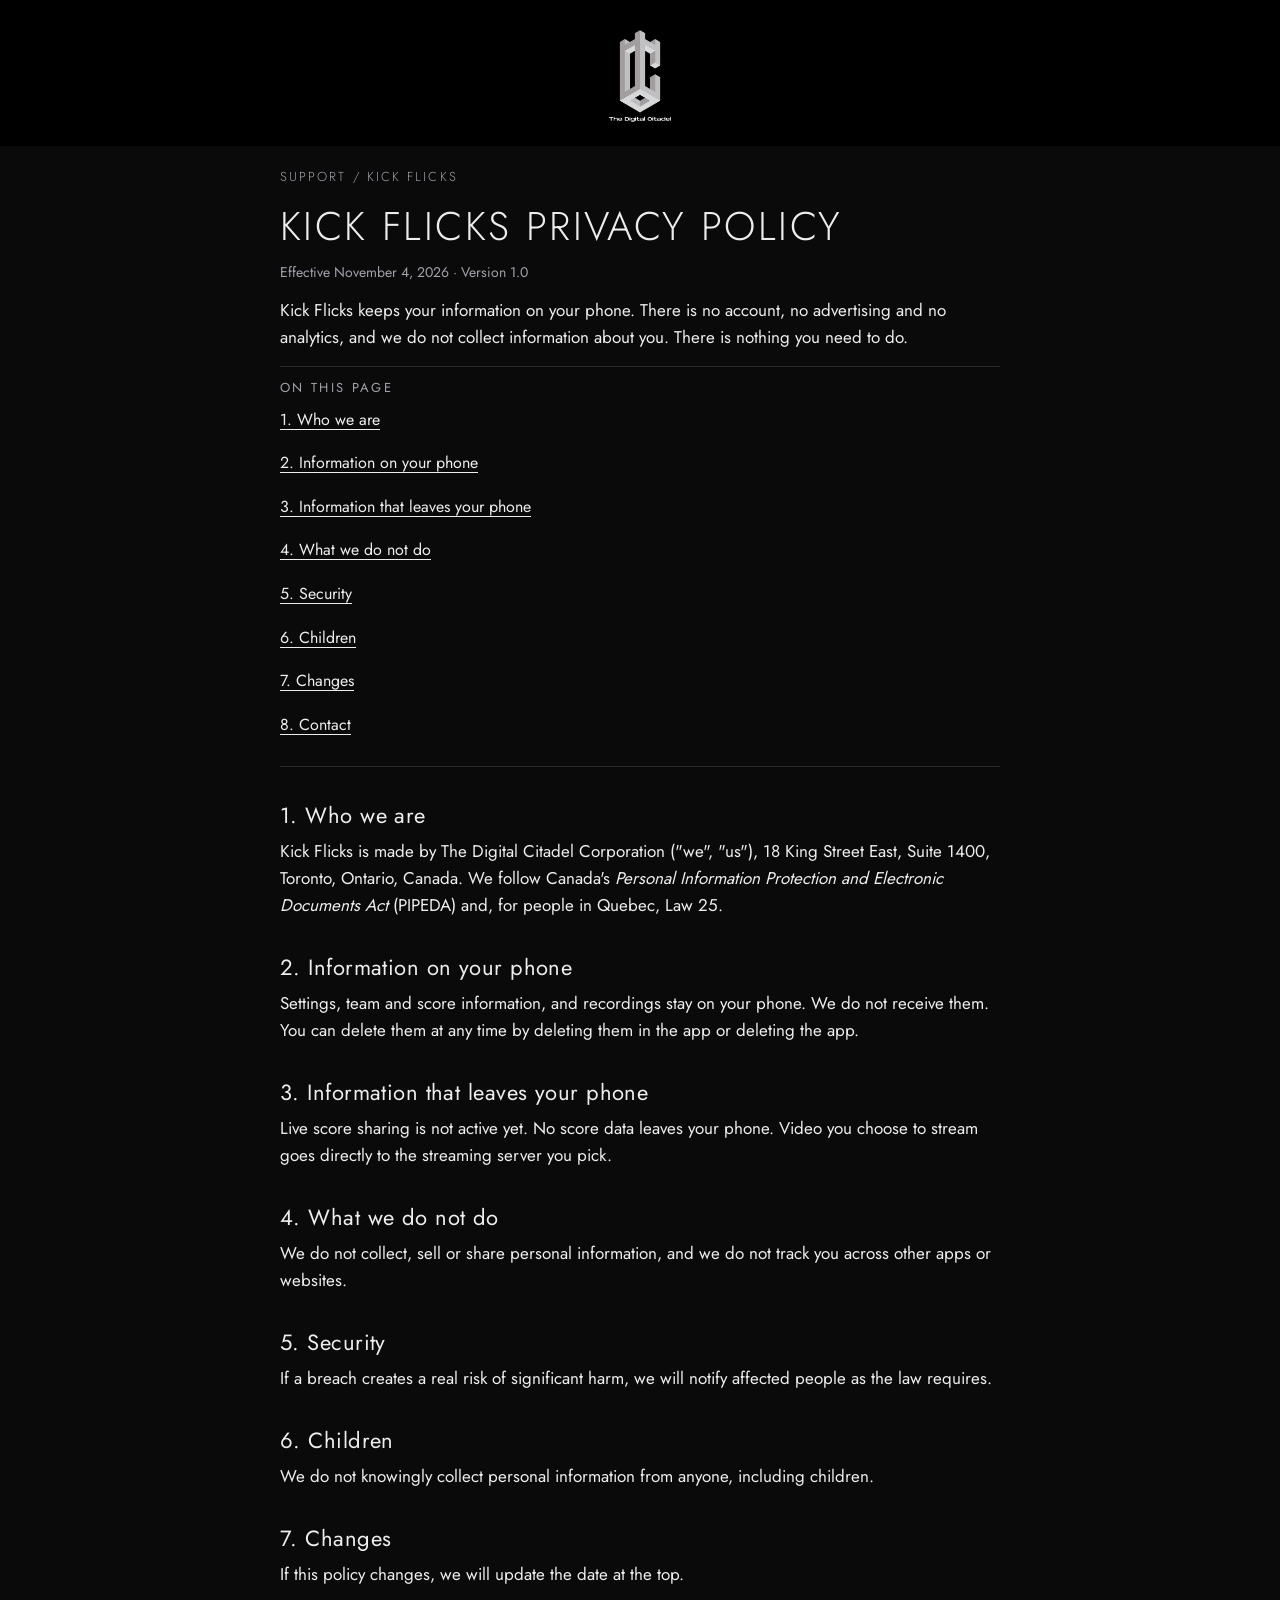
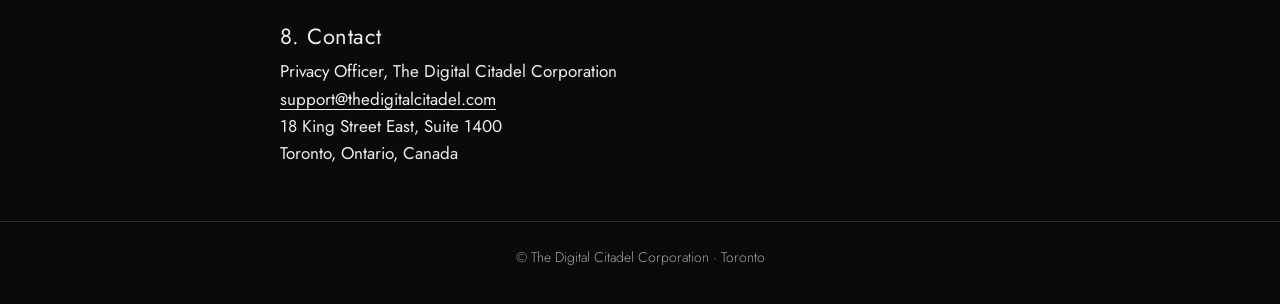
<file: kickflicks/privacy/index.html>
<!DOCTYPE html>
<html lang="en">
<head>
<meta charset="utf-8">
<meta name="viewport" content="width=device-width, initial-scale=1">
<title>Kick Flicks Privacy Policy</title>
<meta name="description" content="Privacy policy for the Kick Flicks app by The Digital Citadel Corporation.">
<link rel="canonical" href="https://support.thedigitalcitadel.com/kickflicks/privacy/">
<link rel="stylesheet" href="/assets/site.css">
</head>
<body>
<a class="skip" href="#content">Skip to content</a>
<header><img src="/assets/lockup.svg" alt="The Digital Citadel" width="57" height="84"></header>
<div class="crumb">Support / Kick Flicks</div>
<main id="content">
<div class="h"><h1>Kick Flicks Privacy Policy</h1></div>
<div class="doc">
<p class="meta"><strong>Effective November 4, 2026 · Version 1.0</strong></p>
<div class="intro"><p>Kick Flicks keeps your information on your phone. There is no account, no advertising and no analytics, and we do not collect information about you. There is nothing you need to do.</p>
</div>
<nav class="toc" aria-label="On this page"><h2>On this page</h2><ol><li><a href="#s1">1. Who we are</a></li><li><a href="#s2">2. Information on your phone</a></li><li><a href="#s3">3. Information that leaves your phone</a></li><li><a href="#s4">4. What we do not do</a></li><li><a href="#s5">5. Security</a></li><li><a href="#s6">6. Children</a></li><li><a href="#s7">7. Changes</a></li><li><a href="#s8">8. Contact</a></li></ol></nav>
<article>
<h2 class="s" id="s1">1. Who we are</h2>
<p>Kick Flicks is made by The Digital Citadel Corporation ("we", "us"), 18 King Street East, Suite 1400, Toronto, Ontario, Canada. We follow Canada's <em>Personal Information Protection and Electronic Documents Act</em> (PIPEDA) and, for people in Quebec, Law 25.</p>
<h2 class="s" id="s2">2. Information on your phone</h2>
<p>Settings, team and score information, and recordings stay on your phone. We do not receive them. You can delete them at any time by deleting them in the app or deleting the app.</p>
<h2 class="s" id="s3">3. Information that leaves your phone</h2>
<p>Live score sharing is not active yet. No score data leaves your phone. Video you choose to stream goes directly to the streaming server you pick.</p>
<h2 class="s" id="s4">4. What we do not do</h2>
<p>We do not collect, sell or share personal information, and we do not track you across other apps or websites.</p>
<h2 class="s" id="s5">5. Security</h2>
<p>If a breach creates a real risk of significant harm, we will notify affected people as the law requires.</p>
<h2 class="s" id="s6">6. Children</h2>
<p>We do not knowingly collect personal information from anyone, including children.</p>
<h2 class="s" id="s7">7. Changes</h2>
<p>If this policy changes, we will update the date at the top.</p>
<h2 class="s" id="s8">8. Contact</h2>
<p>Privacy Officer, The Digital Citadel Corporation<br />
<a href="mailto:support@thedigitalcitadel.com">support@thedigitalcitadel.com</a><br />
18 King Street East, Suite 1400<br />
Toronto, Ontario, Canada</p>
</article>
</div>
</main>
<footer>&copy; The Digital Citadel Corporation &middot; Toronto</footer>
</body>
</html>
</file>
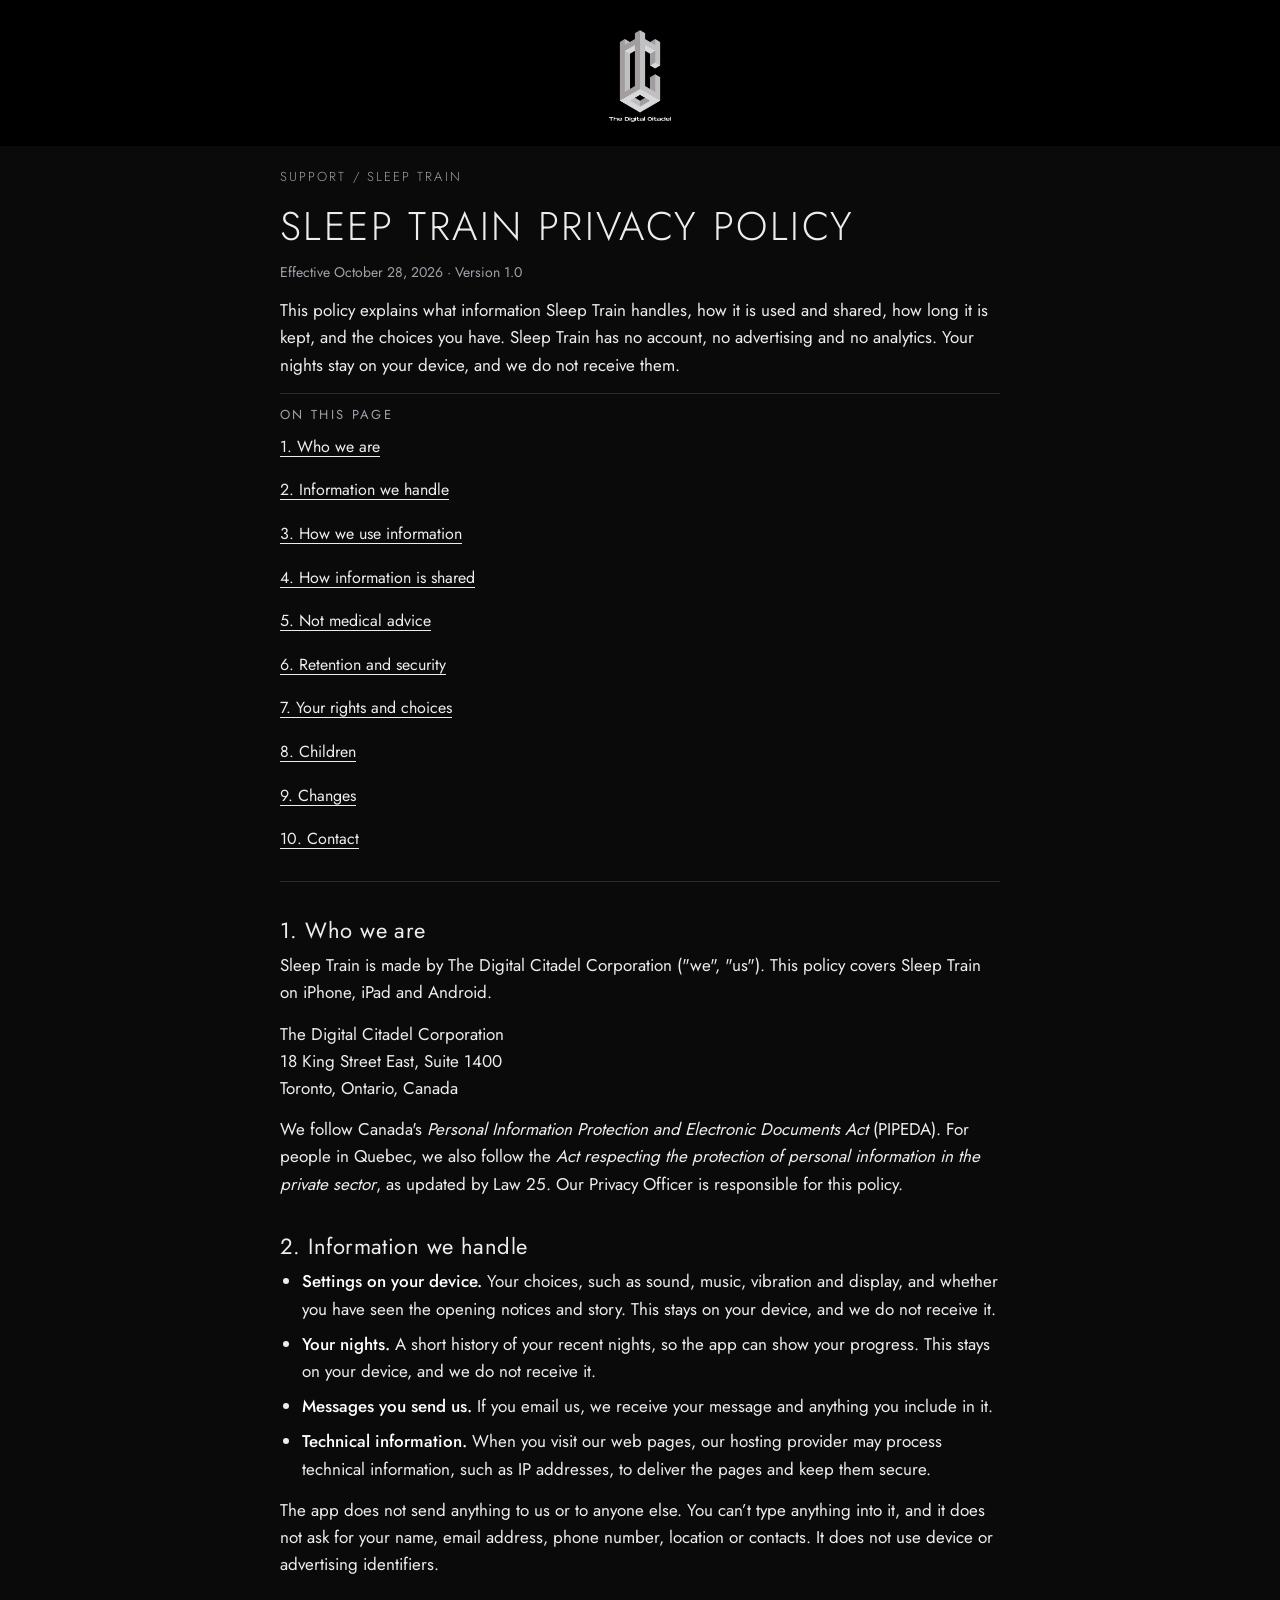
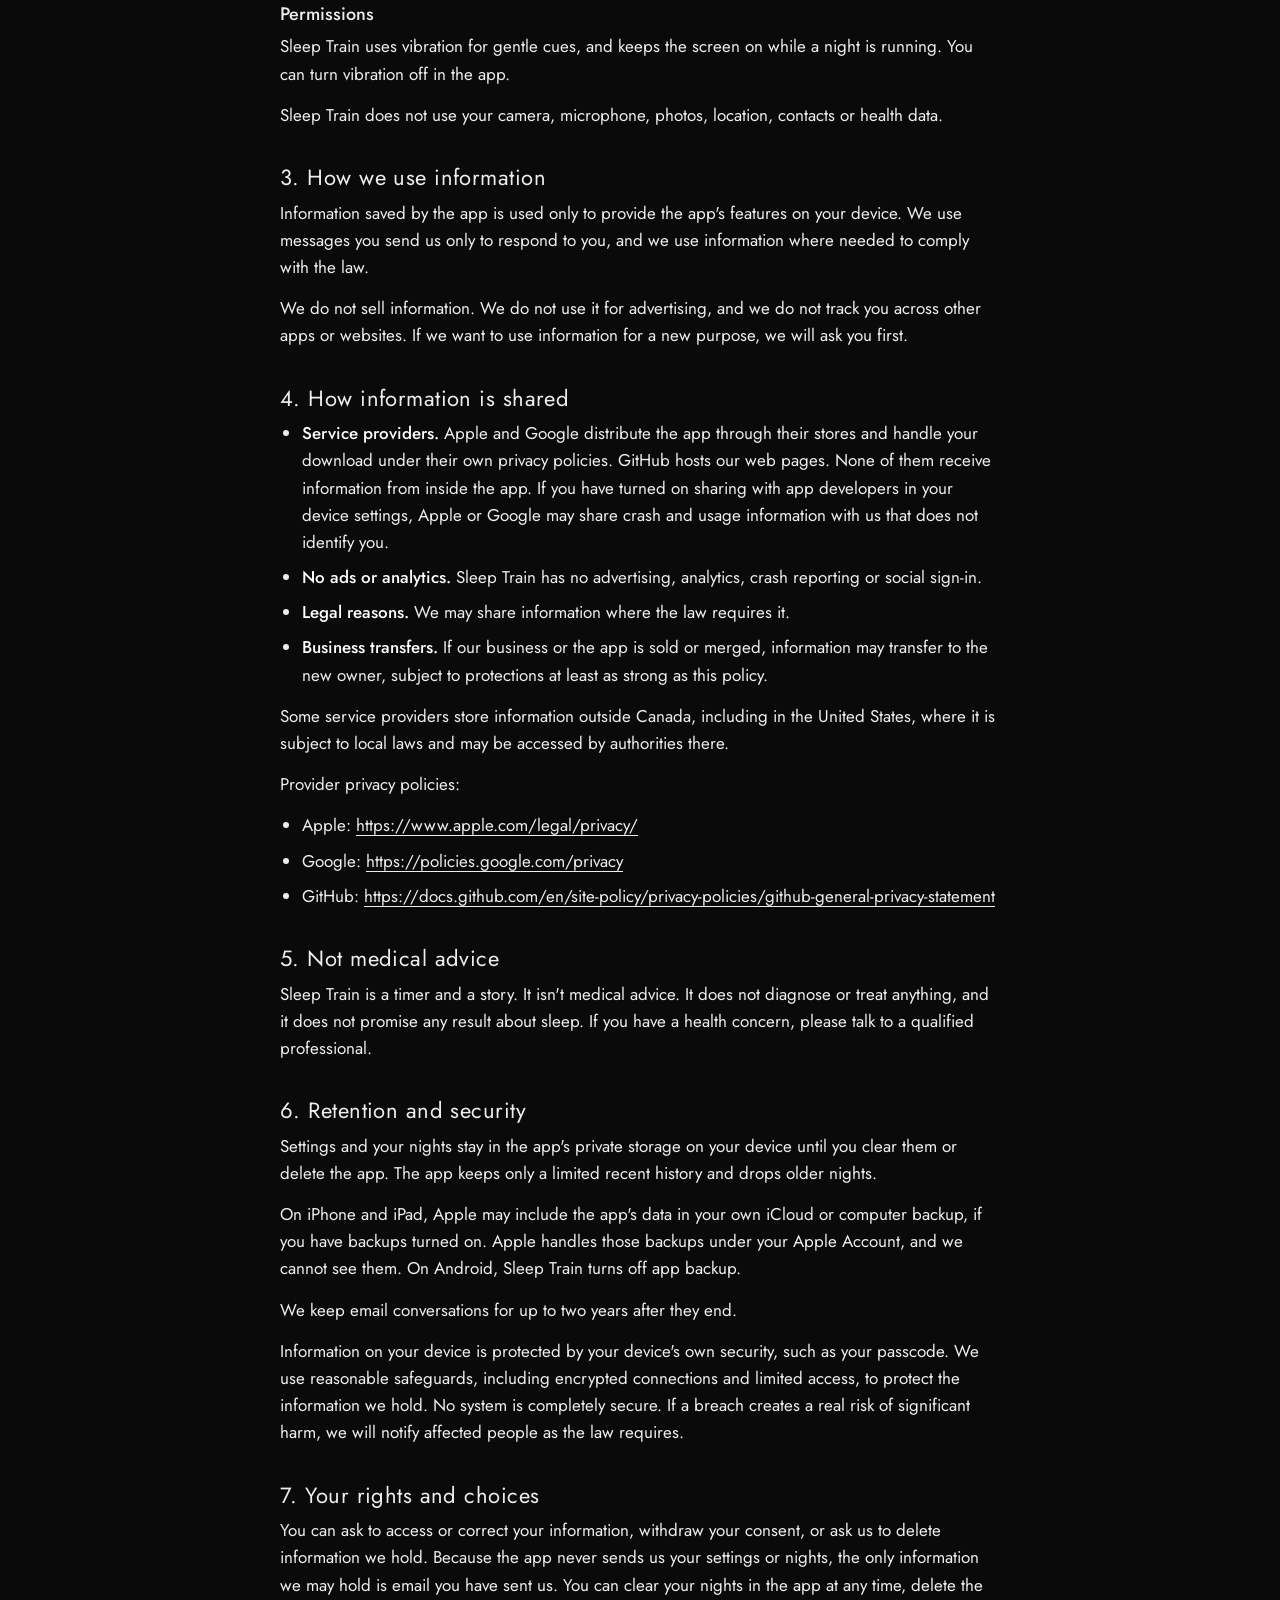
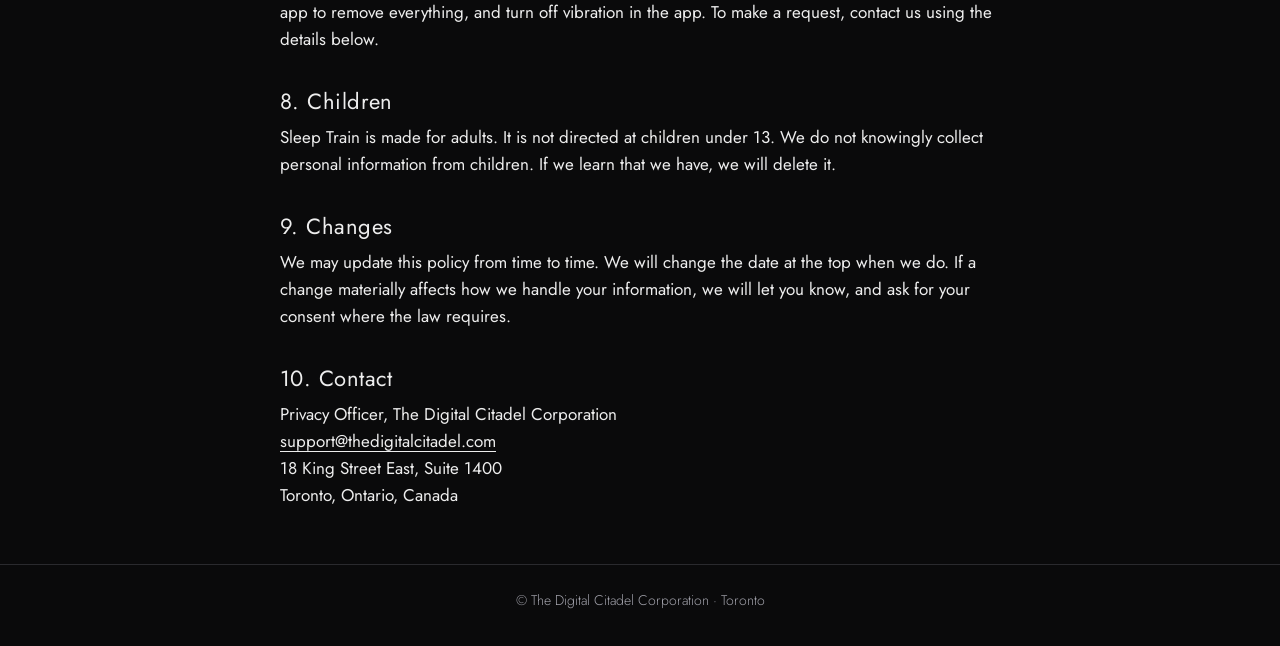
<file: sleeptrain/privacy/index.html>
<!DOCTYPE html>
<html lang="en">
<head>
<meta charset="utf-8">
<meta name="viewport" content="width=device-width, initial-scale=1">
<title>Sleep Train Privacy Policy</title>
<meta name="description" content="Privacy policy for the Sleep Train app by The Digital Citadel Corporation.">
<link rel="canonical" href="https://support.thedigitalcitadel.com/sleeptrain/privacy/">
<link rel="stylesheet" href="/assets/site.css">
</head>
<body>
<a class="skip" href="#content">Skip to content</a>
<header><img src="/assets/lockup.svg" alt="The Digital Citadel" width="57" height="84"></header>
<div class="crumb">Support / Sleep Train</div>
<main id="content">
<div class="h"><h1>Sleep Train Privacy Policy</h1></div>
<div class="doc">
<p class="meta"><strong>Effective October 28, 2026 · Version 1.0</strong></p>
<div class="intro"><p>This policy explains what information Sleep Train handles, how it is used and shared, how long it is kept, and the choices you have. Sleep Train has no account, no advertising and no analytics. Your nights stay on your device, and we do not receive them.</p>
</div>
<nav class="toc" aria-label="On this page"><h2>On this page</h2><ol><li><a href="#s1">1. Who we are</a></li><li><a href="#s2">2. Information we handle</a></li><li><a href="#s3">3. How we use information</a></li><li><a href="#s4">4. How information is shared</a></li><li><a href="#s5">5. Not medical advice</a></li><li><a href="#s6">6. Retention and security</a></li><li><a href="#s7">7. Your rights and choices</a></li><li><a href="#s8">8. Children</a></li><li><a href="#s9">9. Changes</a></li><li><a href="#s10">10. Contact</a></li></ol></nav>
<article>
<h2 class="s" id="s1">1. Who we are</h2>
<p>Sleep Train is made by The Digital Citadel Corporation ("we", "us"). This policy covers Sleep Train on iPhone, iPad and Android.</p>
<p>The Digital Citadel Corporation<br />
18 King Street East, Suite 1400<br />
Toronto, Ontario, Canada</p>
<p>We follow Canada's <em>Personal Information Protection and Electronic Documents Act</em> (PIPEDA). For people in Quebec, we also follow the <em>Act respecting the protection of personal information in the private sector</em>, as updated by Law 25. Our Privacy Officer is responsible for this policy.</p>
<h2 class="s" id="s2">2. Information we handle</h2>
<ul>
<li><strong>Settings on your device.</strong> Your choices, such as sound, music, vibration and display, and whether you have seen the opening notices and story. This stays on your device, and we do not receive it.</li>
<li><strong>Your nights.</strong> A short history of your recent nights, so the app can show your progress. This stays on your device, and we do not receive it.</li>
<li><strong>Messages you send us.</strong> If you email us, we receive your message and anything you include in it.</li>
<li><strong>Technical information.</strong> When you visit our web pages, our hosting provider may process technical information, such as IP addresses, to deliver the pages and keep them secure.</li>
</ul>
<p>The app does not send anything to us or to anyone else. You can&rsquo;t type anything into it, and it does not ask for your name, email address, phone number, location or contacts. It does not use device or advertising identifiers.</p>
<h3>Permissions</h3>
<p>Sleep Train uses vibration for gentle cues, and keeps the screen on while a night is running. You can turn vibration off in the app.</p>
<p>Sleep Train does not use your camera, microphone, photos, location, contacts or health data.</p>
<h2 class="s" id="s3">3. How we use information</h2>
<p>Information saved by the app is used only to provide the app's features on your device. We use messages you send us only to respond to you, and we use information where needed to comply with the law.</p>
<p>We do not sell information. We do not use it for advertising, and we do not track you across other apps or websites. If we want to use information for a new purpose, we will ask you first.</p>
<h2 class="s" id="s4">4. How information is shared</h2>
<ul>
<li><strong>Service providers.</strong> Apple and Google distribute the app through their stores and handle your download under their own privacy policies. GitHub hosts our web pages. None of them receive information from inside the app. If you have turned on sharing with app developers in your device settings, Apple or Google may share crash and usage information with us that does not identify you.</li>
<li><strong>No ads or analytics.</strong> Sleep Train has no advertising, analytics, crash reporting or social sign-in.</li>
<li><strong>Legal reasons.</strong> We may share information where the law requires it.</li>
<li><strong>Business transfers.</strong> If our business or the app is sold or merged, information may transfer to the new owner, subject to protections at least as strong as this policy.</li>
</ul>
<p>Some service providers store information outside Canada, including in the United States, where it is subject to local laws and may be accessed by authorities there.</p>
<p>Provider privacy policies:</p>
<ul>
<li>Apple: <a href="https://www.apple.com/legal/privacy/">https://www.apple.com/legal/privacy/</a></li>
<li>Google: <a href="https://policies.google.com/privacy">https://policies.google.com/privacy</a></li>
<li>GitHub: <a href="https://docs.github.com/en/site-policy/privacy-policies/github-general-privacy-statement">https://docs.github.com/en/site-policy/privacy-policies/github-general-privacy-statement</a></li>
</ul>
<h2 class="s" id="s5">5. Not medical advice</h2>
<p>Sleep Train is a timer and a story. It isn't medical advice. It does not diagnose or treat anything, and it does not promise any result about sleep. If you have a health concern, please talk to a qualified professional.</p>
<h2 class="s" id="s6">6. Retention and security</h2>
<p>Settings and your nights stay in the app's private storage on your device until you clear them or delete the app. The app keeps only a limited recent history and drops older nights.</p>
<p>On iPhone and iPad, Apple may include the app's data in your own iCloud or computer backup, if you have backups turned on. Apple handles those backups under your Apple Account, and we cannot see them. On Android, Sleep Train turns off app backup.</p>
<p>We keep email conversations for up to two years after they end.</p>
<p>Information on your device is protected by your device's own security, such as your passcode. We use reasonable safeguards, including encrypted connections and limited access, to protect the information we hold. No system is completely secure. If a breach creates a real risk of significant harm, we will notify affected people as the law requires.</p>
<h2 class="s" id="s7">7. Your rights and choices</h2>
<p>You can ask to access or correct your information, withdraw your consent, or ask us to delete information we hold. Because the app never sends us your settings or nights, the only information we may hold is email you have sent us. You can clear your nights in the app at any time, delete the app to remove everything, and turn off vibration in the app. To make a request, contact us using the details below.</p>
<h2 class="s" id="s8">8. Children</h2>
<p>Sleep Train is made for adults. It is not directed at children under 13. We do not knowingly collect personal information from children. If we learn that we have, we will delete it.</p>
<h2 class="s" id="s9">9. Changes</h2>
<p>We may update this policy from time to time. We will change the date at the top when we do. If a change materially affects how we handle your information, we will let you know, and ask for your consent where the law requires.</p>
<h2 class="s" id="s10">10. Contact</h2>
<p>Privacy Officer, The Digital Citadel Corporation<br />
<a href="mailto:support@thedigitalcitadel.com">support@thedigitalcitadel.com</a><br />
18 King Street East, Suite 1400<br />
Toronto, Ontario, Canada</p>
</article>
</div>
</main>
<footer>&copy; The Digital Citadel Corporation &middot; Toronto</footer>
</body>
</html>
</file>
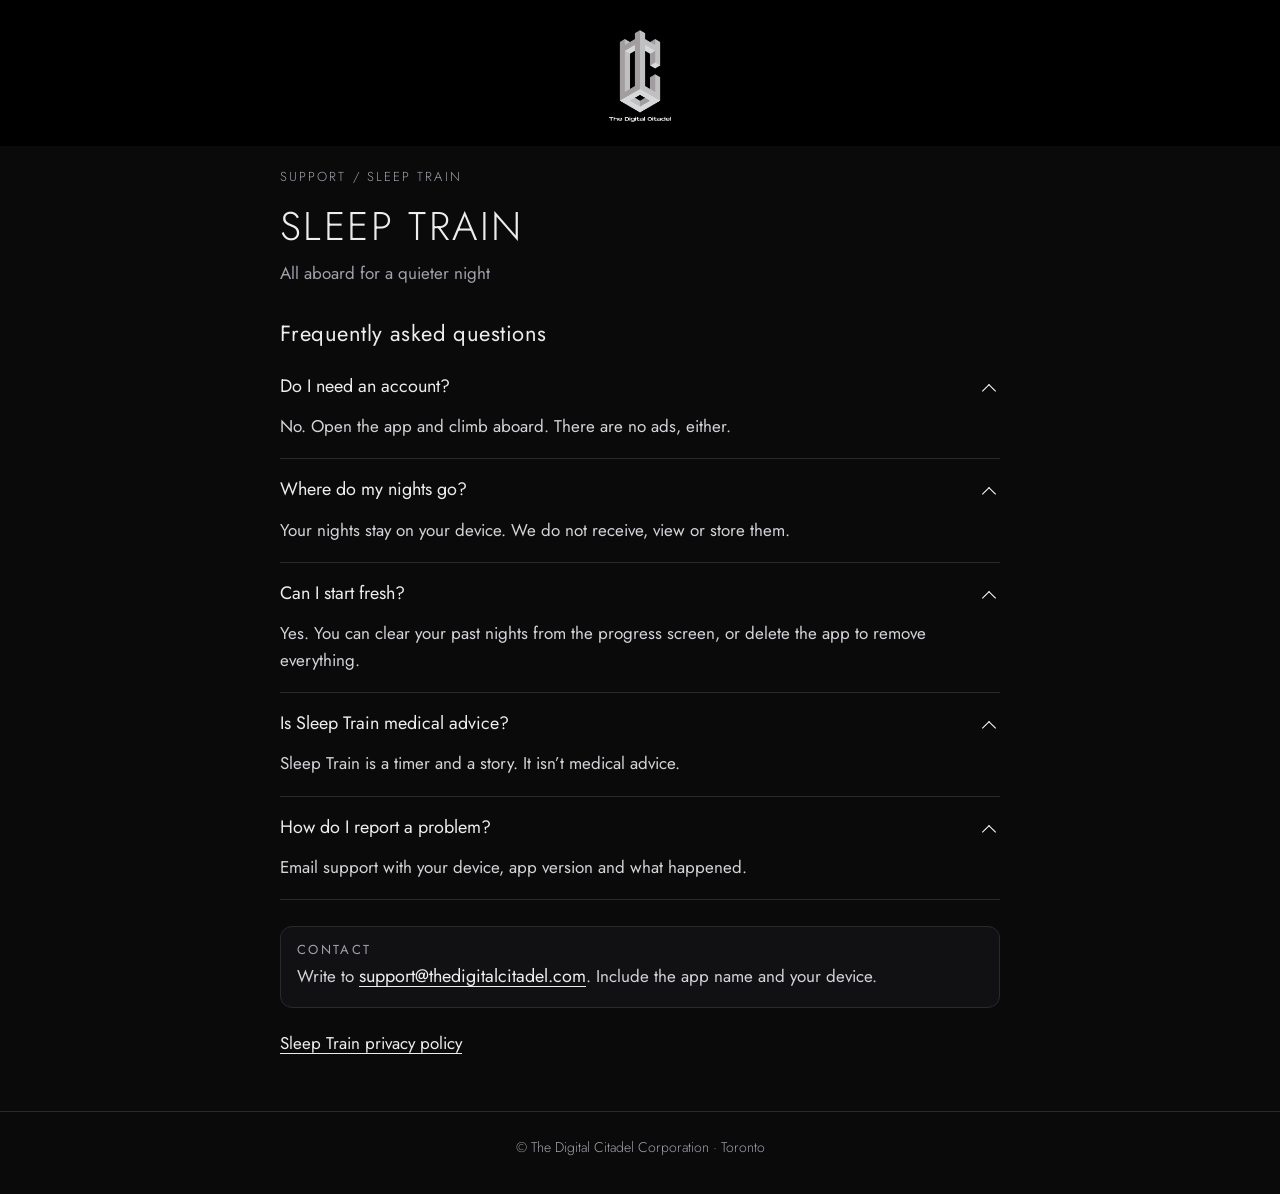
<file: sleeptrain/support/index.html>
<!DOCTYPE html>
<html lang="en">
<head>
<meta charset="utf-8">
<meta name="viewport" content="width=device-width, initial-scale=1">
<title>Sleep Train Support</title>
<meta name="description" content="Help for the Sleep Train app by The Digital Citadel Corporation.">
<link rel="stylesheet" href="/assets/site.css">
</head>
<body>
<a class="skip" href="#content">Skip to content</a>
<header><img src="/assets/lockup.svg" alt="The Digital Citadel" width="57" height="84"></header>
<div class="crumb">Support / Sleep Train</div>
<main id="content">
<div class="h"><h1>Sleep Train</h1><p>All aboard for a quieter night</p></div>
<div class="doc faq">
<h2 class="s" style="margin-top:18px">Frequently asked questions</h2>
<details open><summary>Do I need an account?</summary><p>No. Open the app and climb aboard. There are no ads, either.</p></details><details open><summary>Where do my nights go?</summary><p>Your nights stay on your device. We do not receive, view or store them.</p></details><details open><summary>Can I start fresh?</summary><p>Yes. You can clear your past nights from the progress screen, or delete the app to remove everything.</p></details><details open><summary>Is Sleep Train medical advice?</summary><p>Sleep Train is a timer and a story. It isn&rsquo;t medical advice.</p></details><details open><summary>How do I report a problem?</summary><p>Email support with your device, app version and what happened.</p></details>
<div class="box"><h3>Contact</h3><p>Write to <a href="mailto:support@thedigitalcitadel.com?subject=Sleep%20Train%20support">support@thedigitalcitadel.com</a>. Include the app name and your device.</p></div>
<p style="margin-top:22px"><a href="https://support.thedigitalcitadel.com/sleeptrain/privacy/">Sleep Train privacy policy</a></p>
</div>
</main>
<footer>&copy; The Digital Citadel Corporation &middot; Toronto</footer>
</body>
</html>
</file>
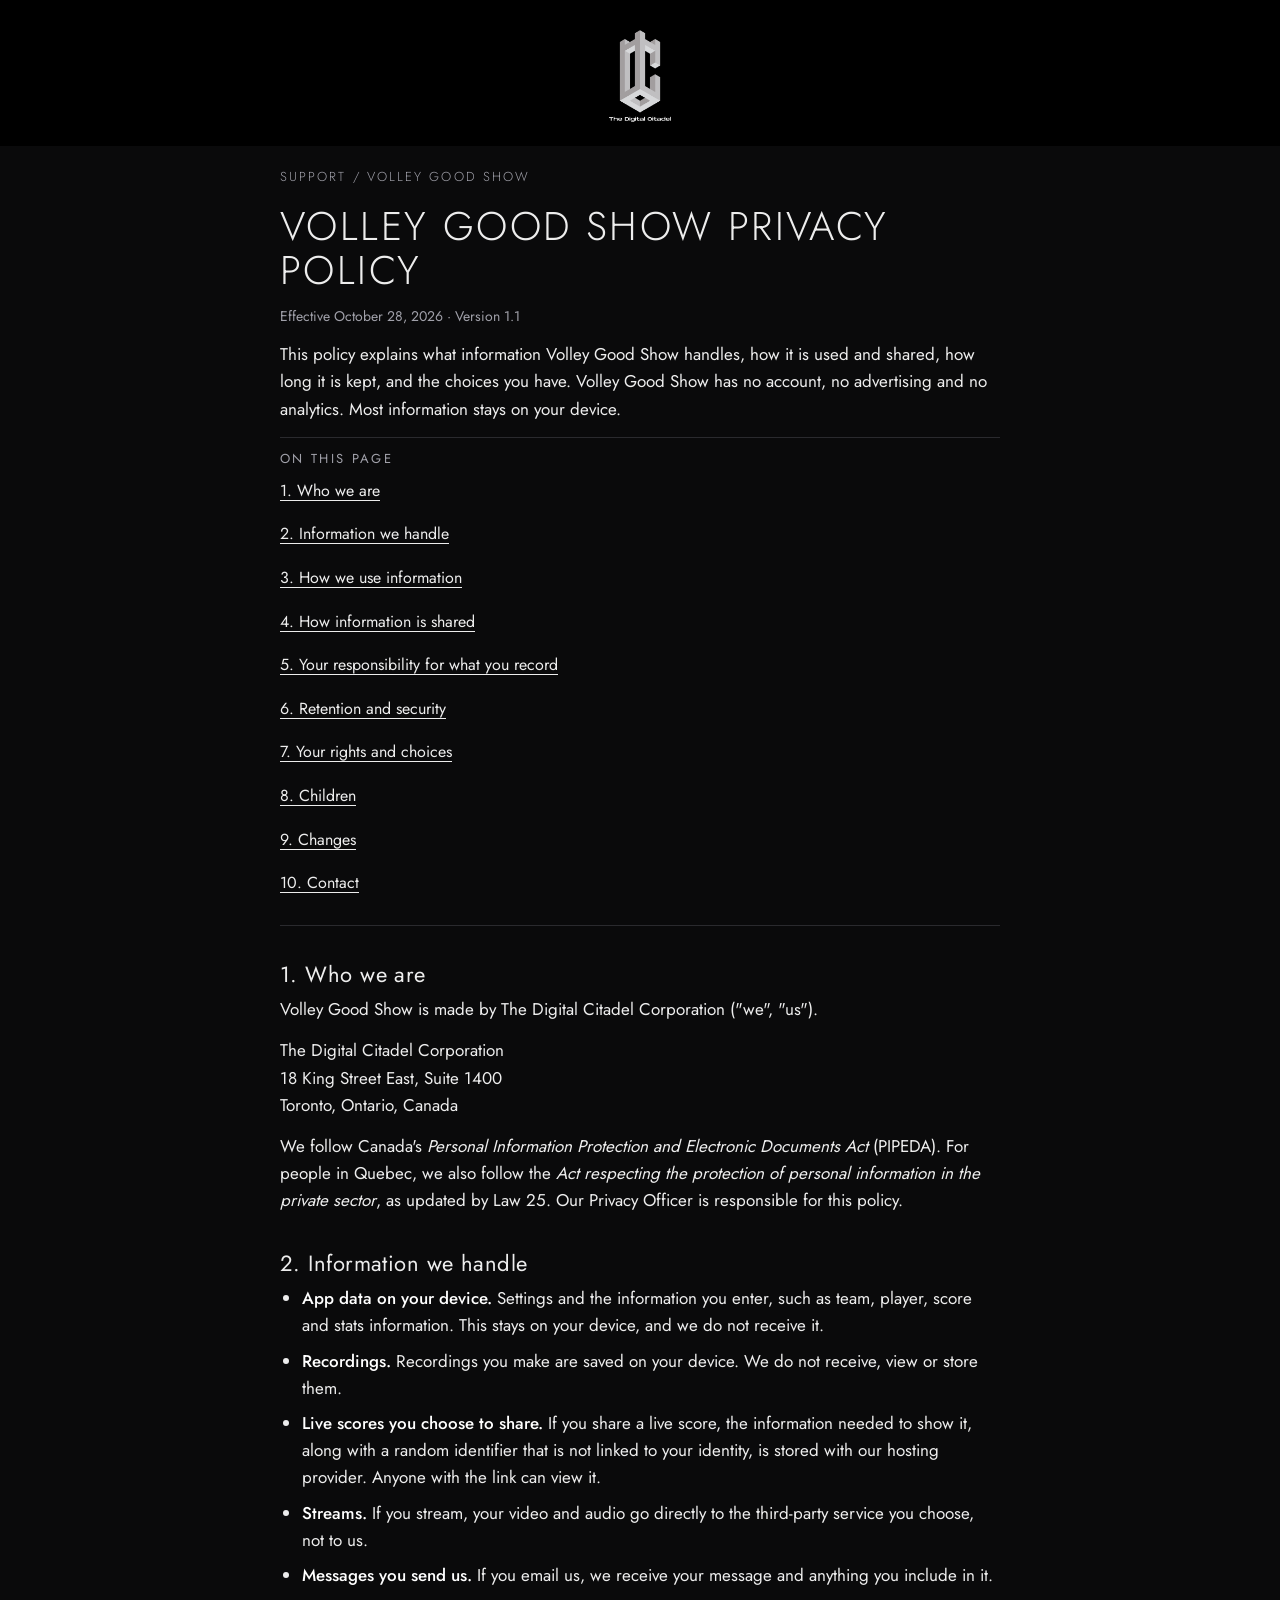
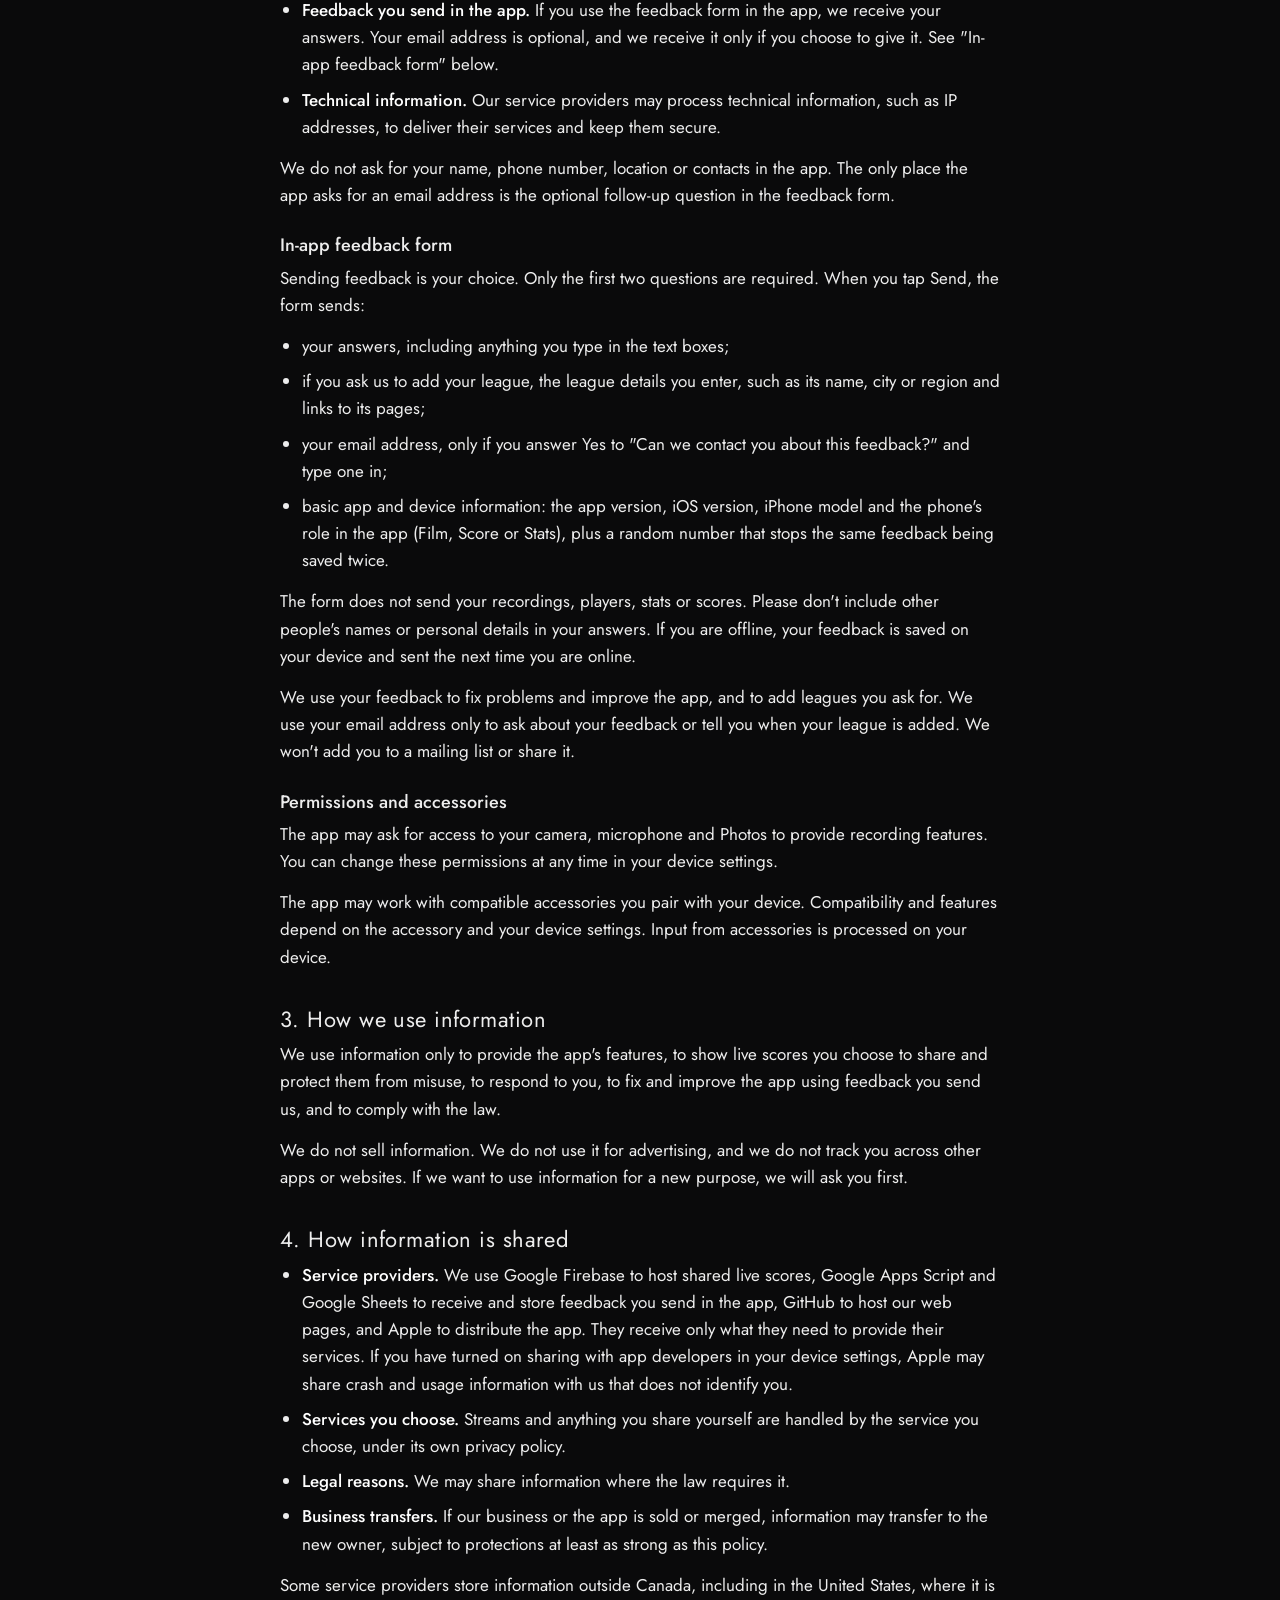
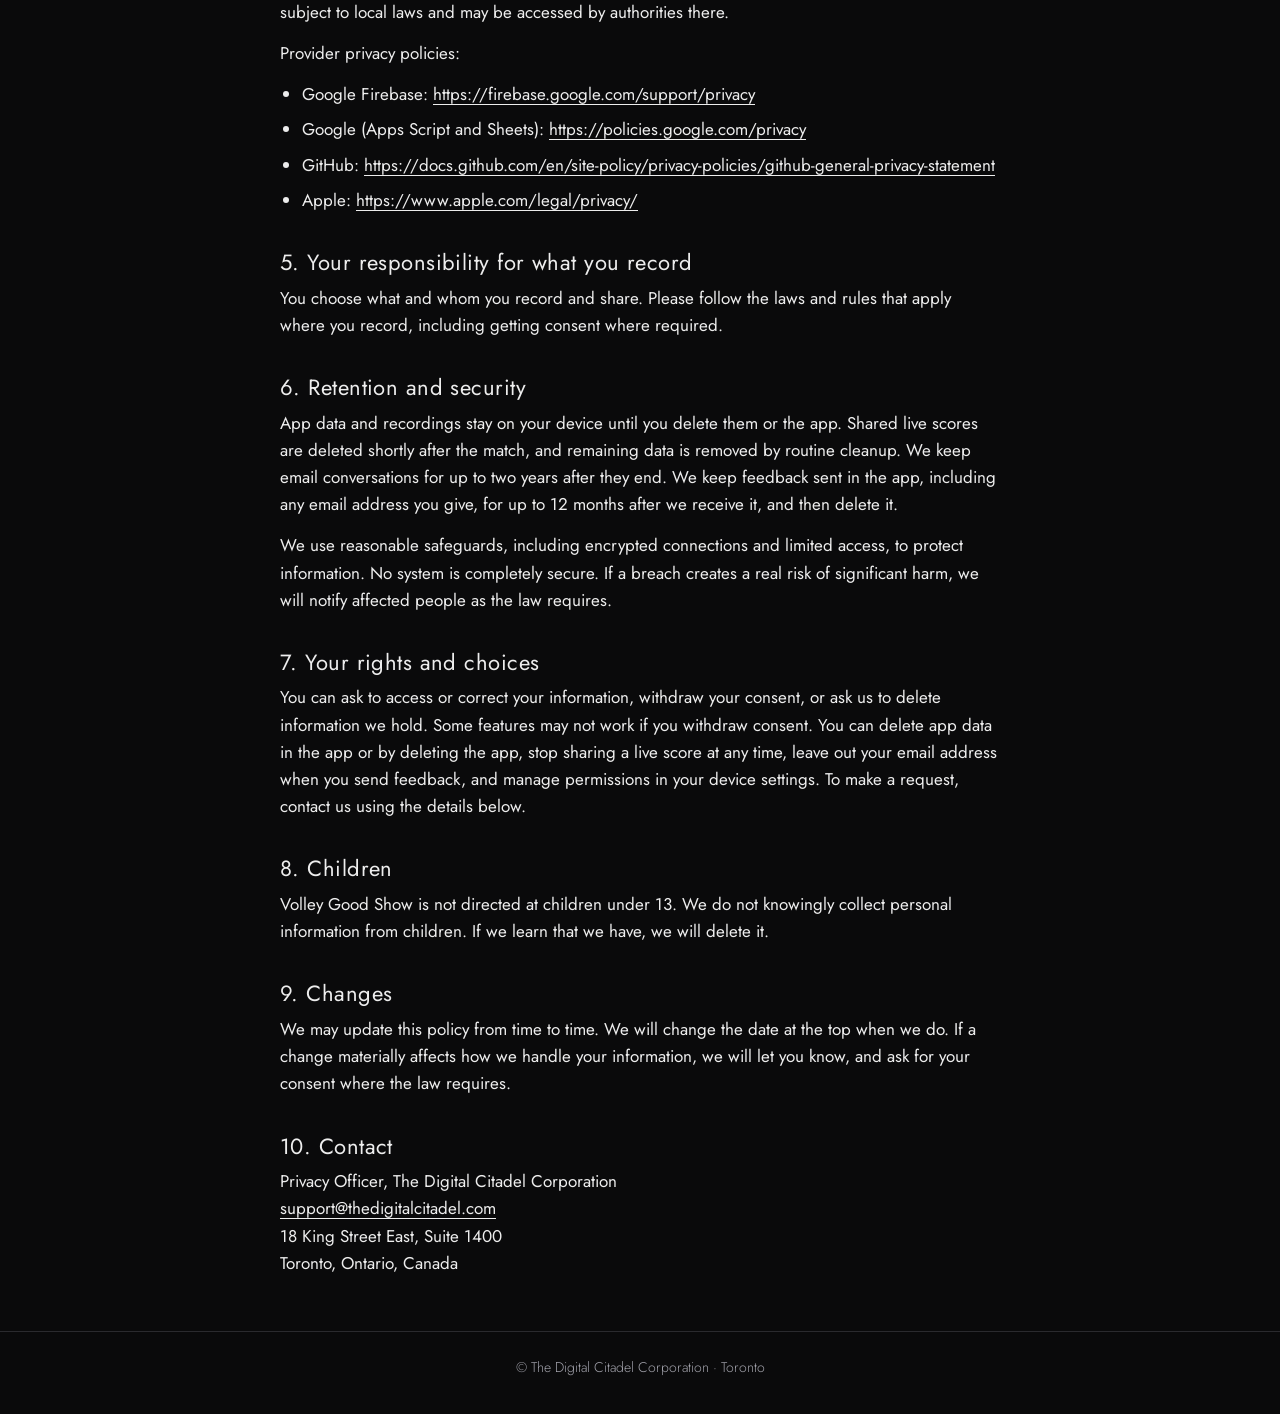
<file: volleygoodshow/privacy/index.html>
<!DOCTYPE html>
<html lang="en">
<head>
<meta charset="utf-8">
<meta name="viewport" content="width=device-width, initial-scale=1">
<title>Volley Good Show Privacy Policy</title>
<meta name="description" content="Privacy policy for the Volley Good Show app by The Digital Citadel Corporation.">
<link rel="canonical" href="https://support.thedigitalcitadel.com/volleygoodshow/privacy/">
<link rel="stylesheet" href="/assets/site.css">
</head>
<body>
<a class="skip" href="#content">Skip to content</a>
<header><img src="/assets/lockup.svg" alt="The Digital Citadel" width="57" height="84"></header>
<div class="crumb">Support / Volley Good Show</div>
<main id="content">
<div class="h"><h1>Volley Good Show Privacy Policy</h1></div>
<div class="doc">
<p class="meta"><strong>Effective October 28, 2026 · Version 1.1</strong></p>
<div class="intro"><p>This policy explains what information Volley Good Show handles, how it is used and shared, how long it is kept, and the choices you have. Volley Good Show has no account, no advertising and no analytics. Most information stays on your device.</p>
</div>
<nav class="toc" aria-label="On this page"><h2>On this page</h2><ol><li><a href="#s1">1. Who we are</a></li><li><a href="#s2">2. Information we handle</a></li><li><a href="#s3">3. How we use information</a></li><li><a href="#s4">4. How information is shared</a></li><li><a href="#s5">5. Your responsibility for what you record</a></li><li><a href="#s6">6. Retention and security</a></li><li><a href="#s7">7. Your rights and choices</a></li><li><a href="#s8">8. Children</a></li><li><a href="#s9">9. Changes</a></li><li><a href="#s10">10. Contact</a></li></ol></nav>
<article>
<h2 class="s" id="s1">1. Who we are</h2>
<p>Volley Good Show is made by The Digital Citadel Corporation ("we", "us").</p>
<p>The Digital Citadel Corporation<br />
18 King Street East, Suite 1400<br />
Toronto, Ontario, Canada</p>
<p>We follow Canada's <em>Personal Information Protection and Electronic Documents Act</em> (PIPEDA). For people in Quebec, we also follow the <em>Act respecting the protection of personal information in the private sector</em>, as updated by Law 25. Our Privacy Officer is responsible for this policy.</p>
<h2 class="s" id="s2">2. Information we handle</h2>
<ul>
<li><strong>App data on your device.</strong> Settings and the information you enter, such as team, player, score and stats information. This stays on your device, and we do not receive it.</li>
<li><strong>Recordings.</strong> Recordings you make are saved on your device. We do not receive, view or store them.</li>
<li><strong>Live scores you choose to share.</strong> If you share a live score, the information needed to show it, along with a random identifier that is not linked to your identity, is stored with our hosting provider. Anyone with the link can view it.</li>
<li><strong>Streams.</strong> If you stream, your video and audio go directly to the third-party service you choose, not to us.</li>
<li><strong>Messages you send us.</strong> If you email us, we receive your message and anything you include in it.</li>
<li><strong>Feedback you send in the app.</strong> If you use the feedback form in the app, we receive your answers. Your email address is optional, and we receive it only if you choose to give it. See "In-app feedback form" below.</li>
<li><strong>Technical information.</strong> Our service providers may process technical information, such as IP addresses, to deliver their services and keep them secure.</li>
</ul>
<p>We do not ask for your name, phone number, location or contacts in the app. The only place the app asks for an email address is the optional follow-up question in the feedback form.</p>
<h3>In-app feedback form</h3>
<p>Sending feedback is your choice. Only the first two questions are required. When you tap Send, the form sends:</p>
<ul>
<li>your answers, including anything you type in the text boxes;</li>
<li>if you ask us to add your league, the league details you enter, such as its name, city or region and links to its pages;</li>
<li>your email address, only if you answer Yes to "Can we contact you about this feedback?" and type one in;</li>
<li>basic app and device information: the app version, iOS version, iPhone model and the phone's role in the app (Film, Score or Stats), plus a random number that stops the same feedback being saved twice.</li>
</ul>
<p>The form does not send your recordings, players, stats or scores. Please don't include other people's names or personal details in your answers. If you are offline, your feedback is saved on your device and sent the next time you are online.</p>
<p>We use your feedback to fix problems and improve the app, and to add leagues you ask for. We use your email address only to ask about your feedback or tell you when your league is added. We won't add you to a mailing list or share it.</p>
<h3>Permissions and accessories</h3>
<p>The app may ask for access to your camera, microphone and Photos to provide recording features. You can change these permissions at any time in your device settings.</p>
<p>The app may work with compatible accessories you pair with your device. Compatibility and features depend on the accessory and your device settings. Input from accessories is processed on your device.</p>
<h2 class="s" id="s3">3. How we use information</h2>
<p>We use information only to provide the app's features, to show live scores you choose to share and protect them from misuse, to respond to you, to fix and improve the app using feedback you send us, and to comply with the law.</p>
<p>We do not sell information. We do not use it for advertising, and we do not track you across other apps or websites. If we want to use information for a new purpose, we will ask you first.</p>
<h2 class="s" id="s4">4. How information is shared</h2>
<ul>
<li><strong>Service providers.</strong> We use Google Firebase to host shared live scores, Google Apps Script and Google Sheets to receive and store feedback you send in the app, GitHub to host our web pages, and Apple to distribute the app. They receive only what they need to provide their services. If you have turned on sharing with app developers in your device settings, Apple may share crash and usage information with us that does not identify you.</li>
<li><strong>Services you choose.</strong> Streams and anything you share yourself are handled by the service you choose, under its own privacy policy.</li>
<li><strong>Legal reasons.</strong> We may share information where the law requires it.</li>
<li><strong>Business transfers.</strong> If our business or the app is sold or merged, information may transfer to the new owner, subject to protections at least as strong as this policy.</li>
</ul>
<p>Some service providers store information outside Canada, including in the United States, where it is subject to local laws and may be accessed by authorities there.</p>
<p>Provider privacy policies:</p>
<ul>
<li>Google Firebase: <a href="https://firebase.google.com/support/privacy">https://firebase.google.com/support/privacy</a></li>
<li>Google (Apps Script and Sheets): <a href="https://policies.google.com/privacy">https://policies.google.com/privacy</a></li>
<li>GitHub: <a href="https://docs.github.com/en/site-policy/privacy-policies/github-general-privacy-statement">https://docs.github.com/en/site-policy/privacy-policies/github-general-privacy-statement</a></li>
<li>Apple: <a href="https://www.apple.com/legal/privacy/">https://www.apple.com/legal/privacy/</a></li>
</ul>
<h2 class="s" id="s5">5. Your responsibility for what you record</h2>
<p>You choose what and whom you record and share. Please follow the laws and rules that apply where you record, including getting consent where required.</p>
<h2 class="s" id="s6">6. Retention and security</h2>
<p>App data and recordings stay on your device until you delete them or the app. Shared live scores are deleted shortly after the match, and remaining data is removed by routine cleanup. We keep email conversations for up to two years after they end. We keep feedback sent in the app, including any email address you give, for up to 12 months after we receive it, and then delete it.</p>
<p>We use reasonable safeguards, including encrypted connections and limited access, to protect information. No system is completely secure. If a breach creates a real risk of significant harm, we will notify affected people as the law requires.</p>
<h2 class="s" id="s7">7. Your rights and choices</h2>
<p>You can ask to access or correct your information, withdraw your consent, or ask us to delete information we hold. Some features may not work if you withdraw consent. You can delete app data in the app or by deleting the app, stop sharing a live score at any time, leave out your email address when you send feedback, and manage permissions in your device settings. To make a request, contact us using the details below.</p>
<h2 class="s" id="s8">8. Children</h2>
<p>Volley Good Show is not directed at children under 13. We do not knowingly collect personal information from children. If we learn that we have, we will delete it.</p>
<h2 class="s" id="s9">9. Changes</h2>
<p>We may update this policy from time to time. We will change the date at the top when we do. If a change materially affects how we handle your information, we will let you know, and ask for your consent where the law requires.</p>
<h2 class="s" id="s10">10. Contact</h2>
<p>Privacy Officer, The Digital Citadel Corporation<br />
<a href="mailto:support@thedigitalcitadel.com">support@thedigitalcitadel.com</a><br />
18 King Street East, Suite 1400<br />
Toronto, Ontario, Canada</p>
</article>
</div>
</main>
<footer>&copy; The Digital Citadel Corporation &middot; Toronto</footer>
</body>
</html>
</file>
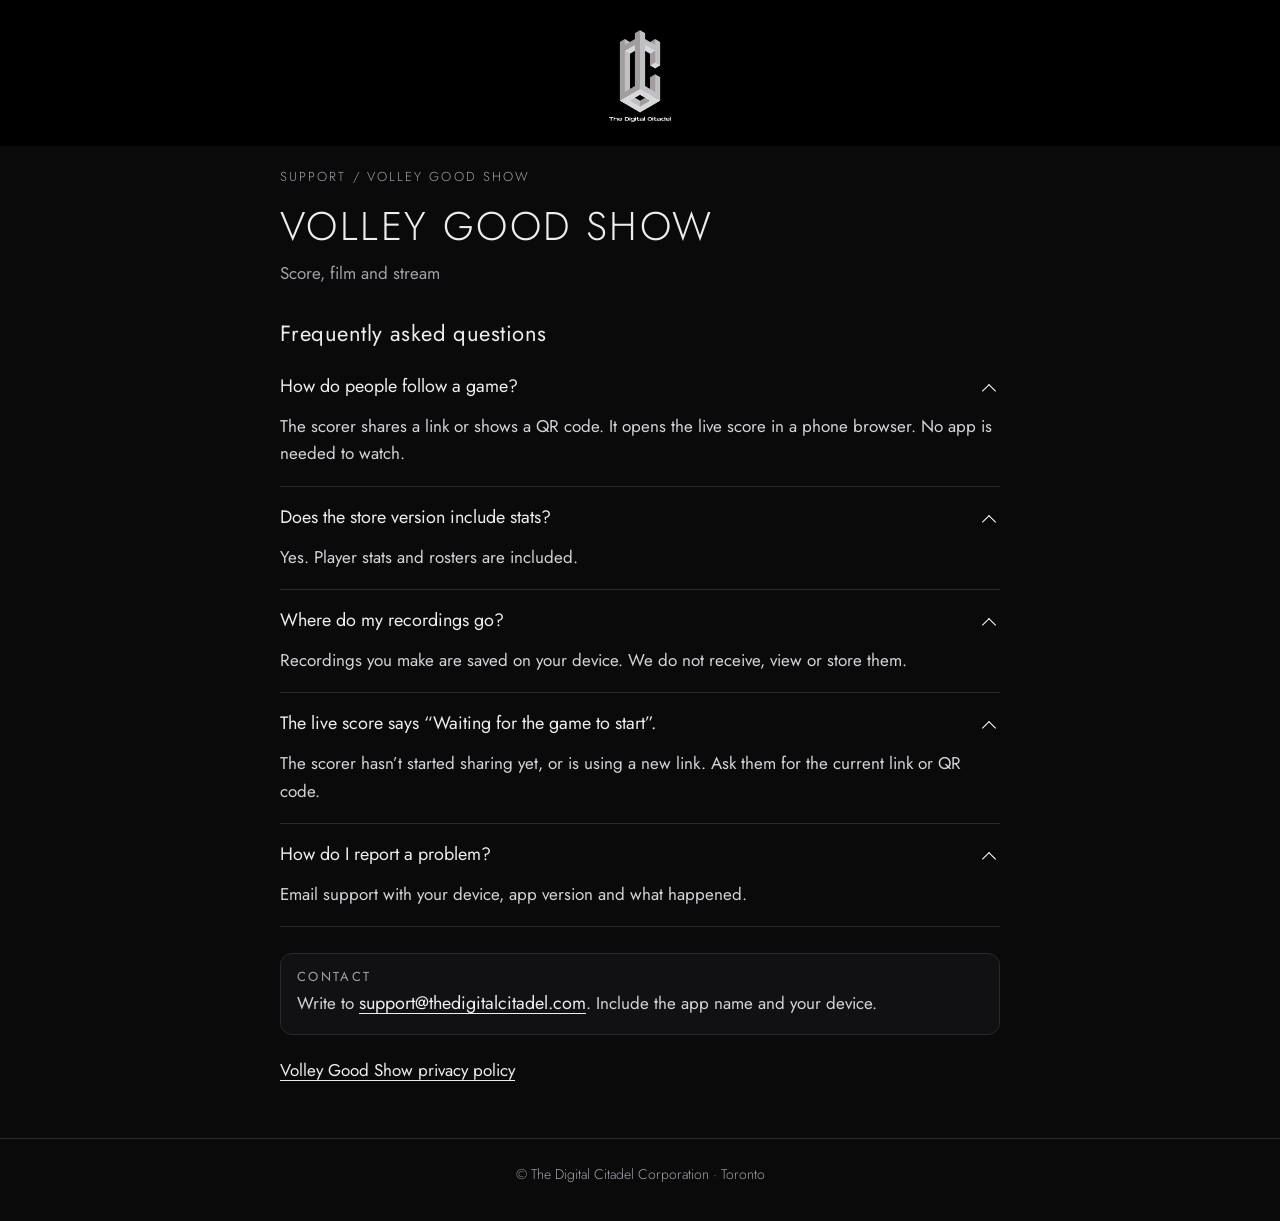
<file: volleygoodshow/support/index.html>
<!DOCTYPE html>
<html lang="en">
<head>
<meta charset="utf-8">
<meta name="viewport" content="width=device-width, initial-scale=1">
<title>Volley Good Show Support</title>
<meta name="description" content="Help for the Volley Good Show app by The Digital Citadel Corporation.">
<link rel="stylesheet" href="/assets/site.css">
</head>
<body>
<a class="skip" href="#content">Skip to content</a>
<header><img src="/assets/lockup.svg" alt="The Digital Citadel" width="57" height="84"></header>
<div class="crumb">Support / Volley Good Show</div>
<main id="content">
<div class="h"><h1>Volley Good Show</h1><p>Score, film and stream</p></div>
<div class="doc faq">
<h2 class="s" style="margin-top:18px">Frequently asked questions</h2>
<details open><summary>How do people follow a game?</summary><p>The scorer shares a link or shows a QR code. It opens the live score in a phone browser. No app is needed to watch.</p></details><details open><summary>Does the store version include stats?</summary><p>Yes. Player stats and rosters are included.</p></details><details open><summary>Where do my recordings go?</summary><p>Recordings you make are saved on your device. We do not receive, view or store them.</p></details><details open><summary>The live score says &ldquo;Waiting for the game to start&rdquo;.</summary><p>The scorer hasn&rsquo;t started sharing yet, or is using a new link. Ask them for the current link or QR code.</p></details><details open><summary>How do I report a problem?</summary><p>Email support with your device, app version and what happened.</p></details>
<div class="box"><h3>Contact</h3><p>Write to <a href="mailto:support@thedigitalcitadel.com?subject=Volley%20Good%20Show%20support">support@thedigitalcitadel.com</a>. Include the app name and your device.</p></div>
<p style="margin-top:22px"><a href="https://support.thedigitalcitadel.com/volleygoodshow/privacy/">Volley Good Show privacy policy</a></p>
</div>
</main>
<footer>&copy; The Digital Citadel Corporation &middot; Toronto</footer>
</body>
</html>
</file>
<file: assets/site.css>
/* support.thedigitalcitadel.com: styles from the v0.2 support-site mockup */
@font-face{font-family:Jost;src:url([data-uri]) format('woff2');font-weight:300 500;font-display:swap}
:root{--bg:#0A0A0B;--panel:#111114;--ink:#EDEDED;--mute:#A1A1AA;--dim:#8B8B94;--line:#2A2A2E;--ff:"Futura PT",Jost,"Futura",system-ui,sans-serif}
*{box-sizing:border-box}
html{background:var(--bg);-webkit-text-size-adjust:100%}
body{margin:0;color:var(--ink);background:var(--bg);font:400 17px/1.6 var(--ff);-webkit-font-smoothing:antialiased}
a{color:var(--ink);text-decoration:underline;text-decoration-thickness:1px;text-underline-offset:4px;overflow-wrap:anywhere}
a:focus-visible,summary:focus-visible{outline:2px solid #fff;outline-offset:3px}
.skip{position:absolute;left:-9999px;top:8px;background:#fff;color:#000;padding:8px 12px;z-index:9}
.skip:focus{left:12px}
header{display:flex;flex-direction:column;align-items:center;padding:28px 20px 22px;background:#000}
header img{height:84px;width:auto;display:block}
.crumb{max-width:720px;margin:0 auto;padding:22px 20px 0;font:300 13px/1.4 var(--ff);letter-spacing:.16em;text-transform:uppercase;color:var(--mute)}
.crumb a{color:var(--mute)}
.h{max-width:720px;margin:0 auto;padding:18px 20px 8px}
.h h1{margin:0;font:300 40px/1.1 var(--ff);letter-spacing:.06em;text-transform:uppercase}
.h p{margin:12px 0 0;color:var(--mute)}
.doc{max-width:720px;margin:0 auto;padding:6px 20px 40px}
.meta{font:300 14px/1.5 var(--ff);color:var(--mute);margin:6px 0 18px}
.doc .meta strong{font-weight:400;color:var(--mute)}
.toc{border-top:1px solid var(--line);border-bottom:1px solid var(--line);padding:14px 0 16px;margin:0 0 26px}
.toc h2{margin:0 0 8px;font:400 13px/1 var(--ff);letter-spacing:.18em;text-transform:uppercase;color:var(--mute)}
.toc ol{margin:0;padding-left:0;list-style:none}
.toc li{padding:5px 0;font-size:16px}
.doc h2.s{margin:34px 0 8px;font:400 22px/1.3 var(--ff);letter-spacing:.02em;scroll-margin-top:16px}
.doc h3{margin:24px 0 6px;font:500 18px/1.4 var(--ff)}
.doc p{margin:0 0 14px}
.doc ul{margin:0 0 14px;padding-left:22px}
.doc li{margin:0 0 8px}
.doc strong{font-weight:500;color:#fff}
.faq details{border-bottom:1px solid var(--line);padding:4px 0}
.faq summary{cursor:pointer;list-style:none;padding:14px 32px 14px 0;font:400 18px/1.4 var(--ff);position:relative;min-height:44px}
.faq summary::-webkit-details-marker{display:none}
.faq summary::after{content:'';position:absolute;right:6px;top:22px;width:9px;height:9px;border-right:1.5px solid #fff;border-bottom:1.5px solid #fff;transform:rotate(45deg)}
.faq details[open] summary::after{transform:rotate(-135deg);top:26px}
.faq details p{margin:0 0 14px;color:#D4D4D8}
.box{border:1px solid var(--line);border-radius:12px;padding:16px;margin:26px 0 0;background:var(--panel)}
.box h3{margin:0 0 6px;font:400 13px/1 var(--ff);letter-spacing:.18em;text-transform:uppercase;color:var(--mute)}
.box p{margin:0;color:#D4D4D8}
.box a{font-size:18px}
footer{border-top:1px solid var(--line);padding:24px 20px 34px;text-align:center;font:300 14px/1.7 var(--ff);color:var(--mute)}
footer a{color:var(--mute)}
@media (min-width:900px){header{padding:30px 48px 24px}header img{height:92px}.doc,.h,.crumb{max-width:760px}}
</file>
